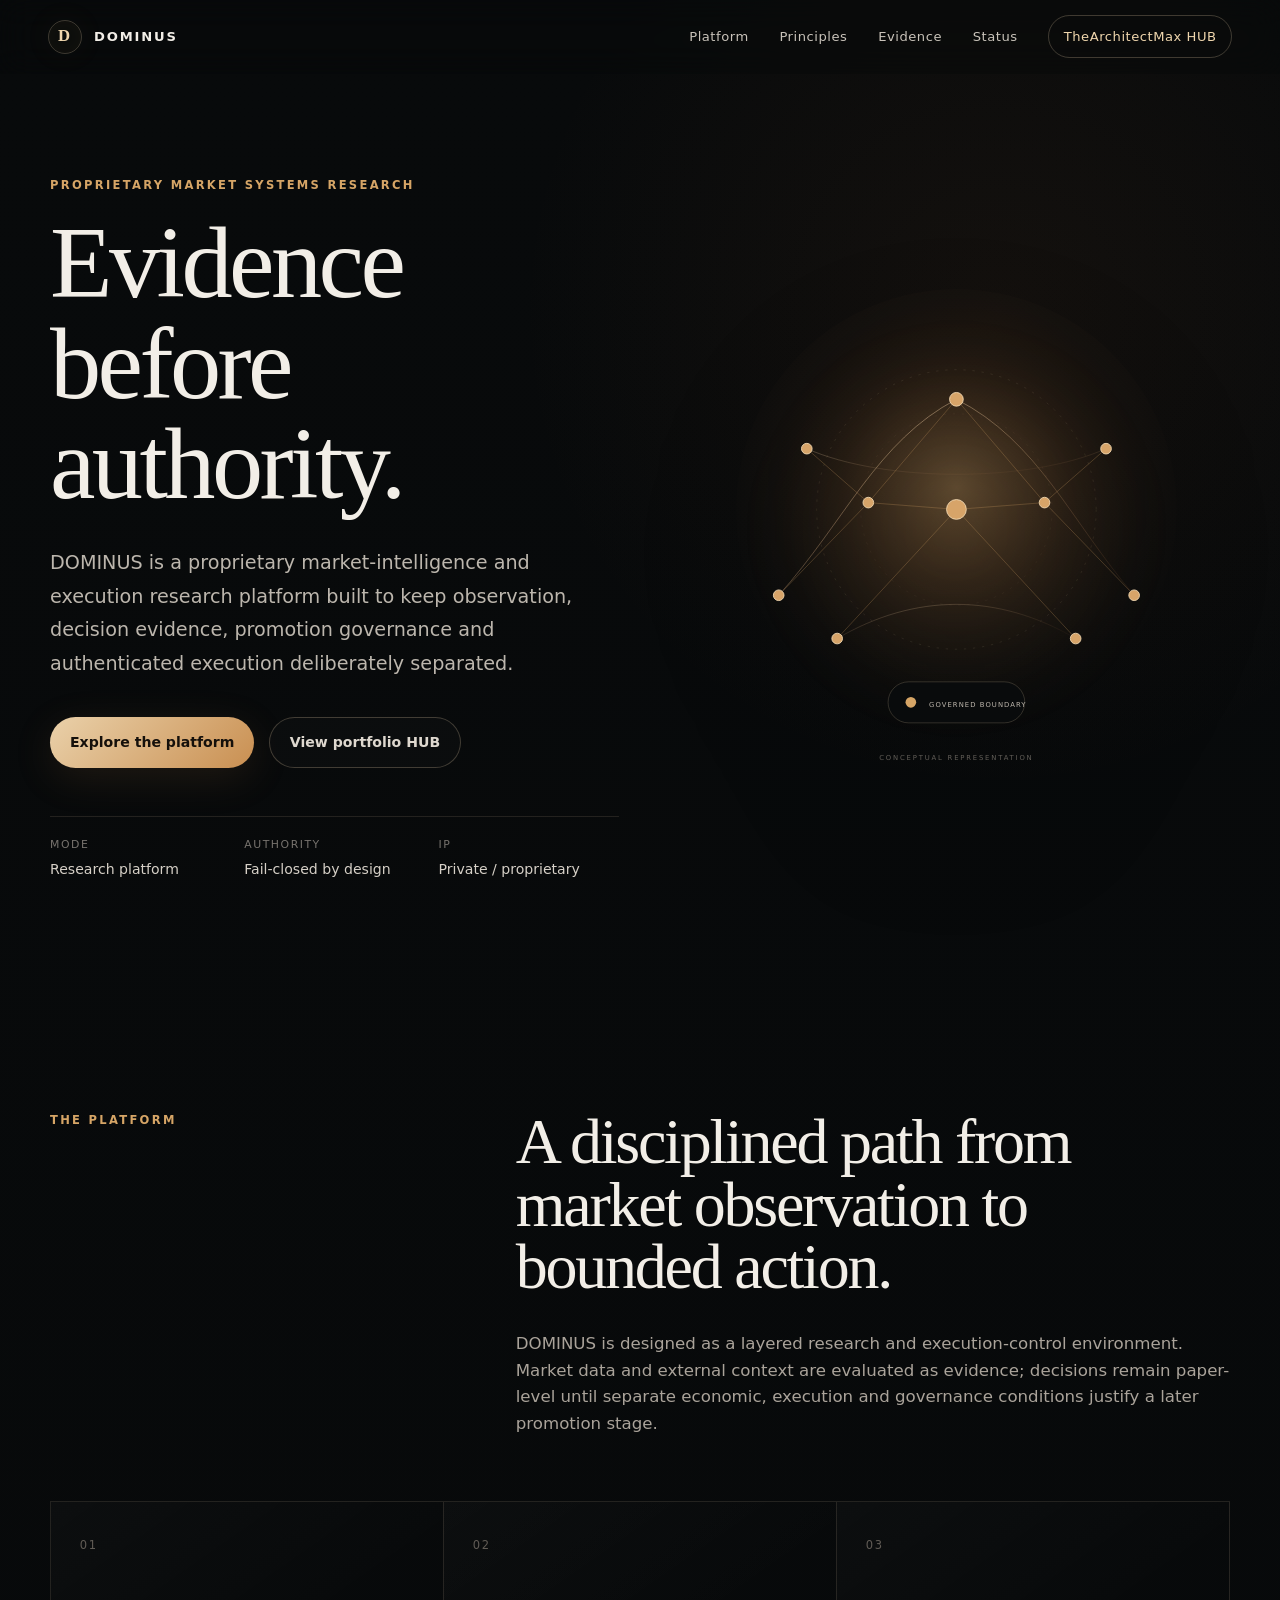
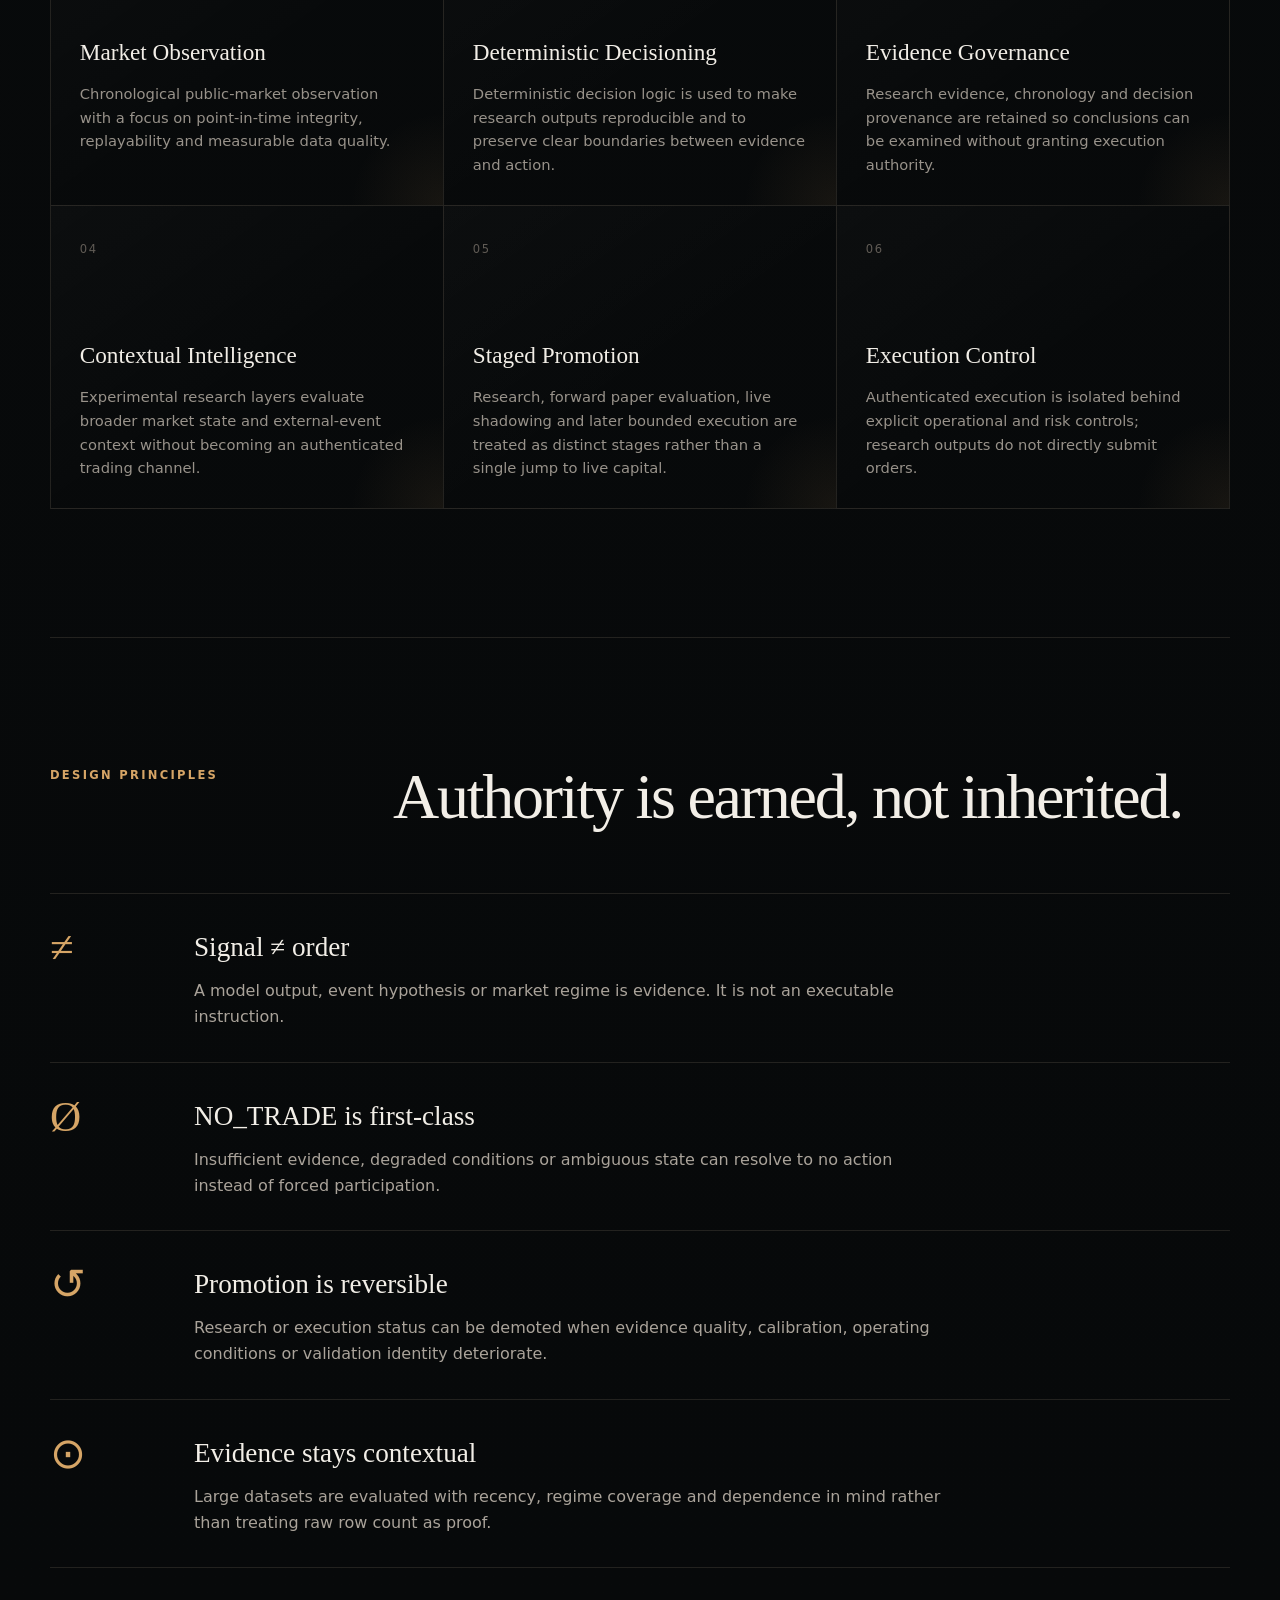
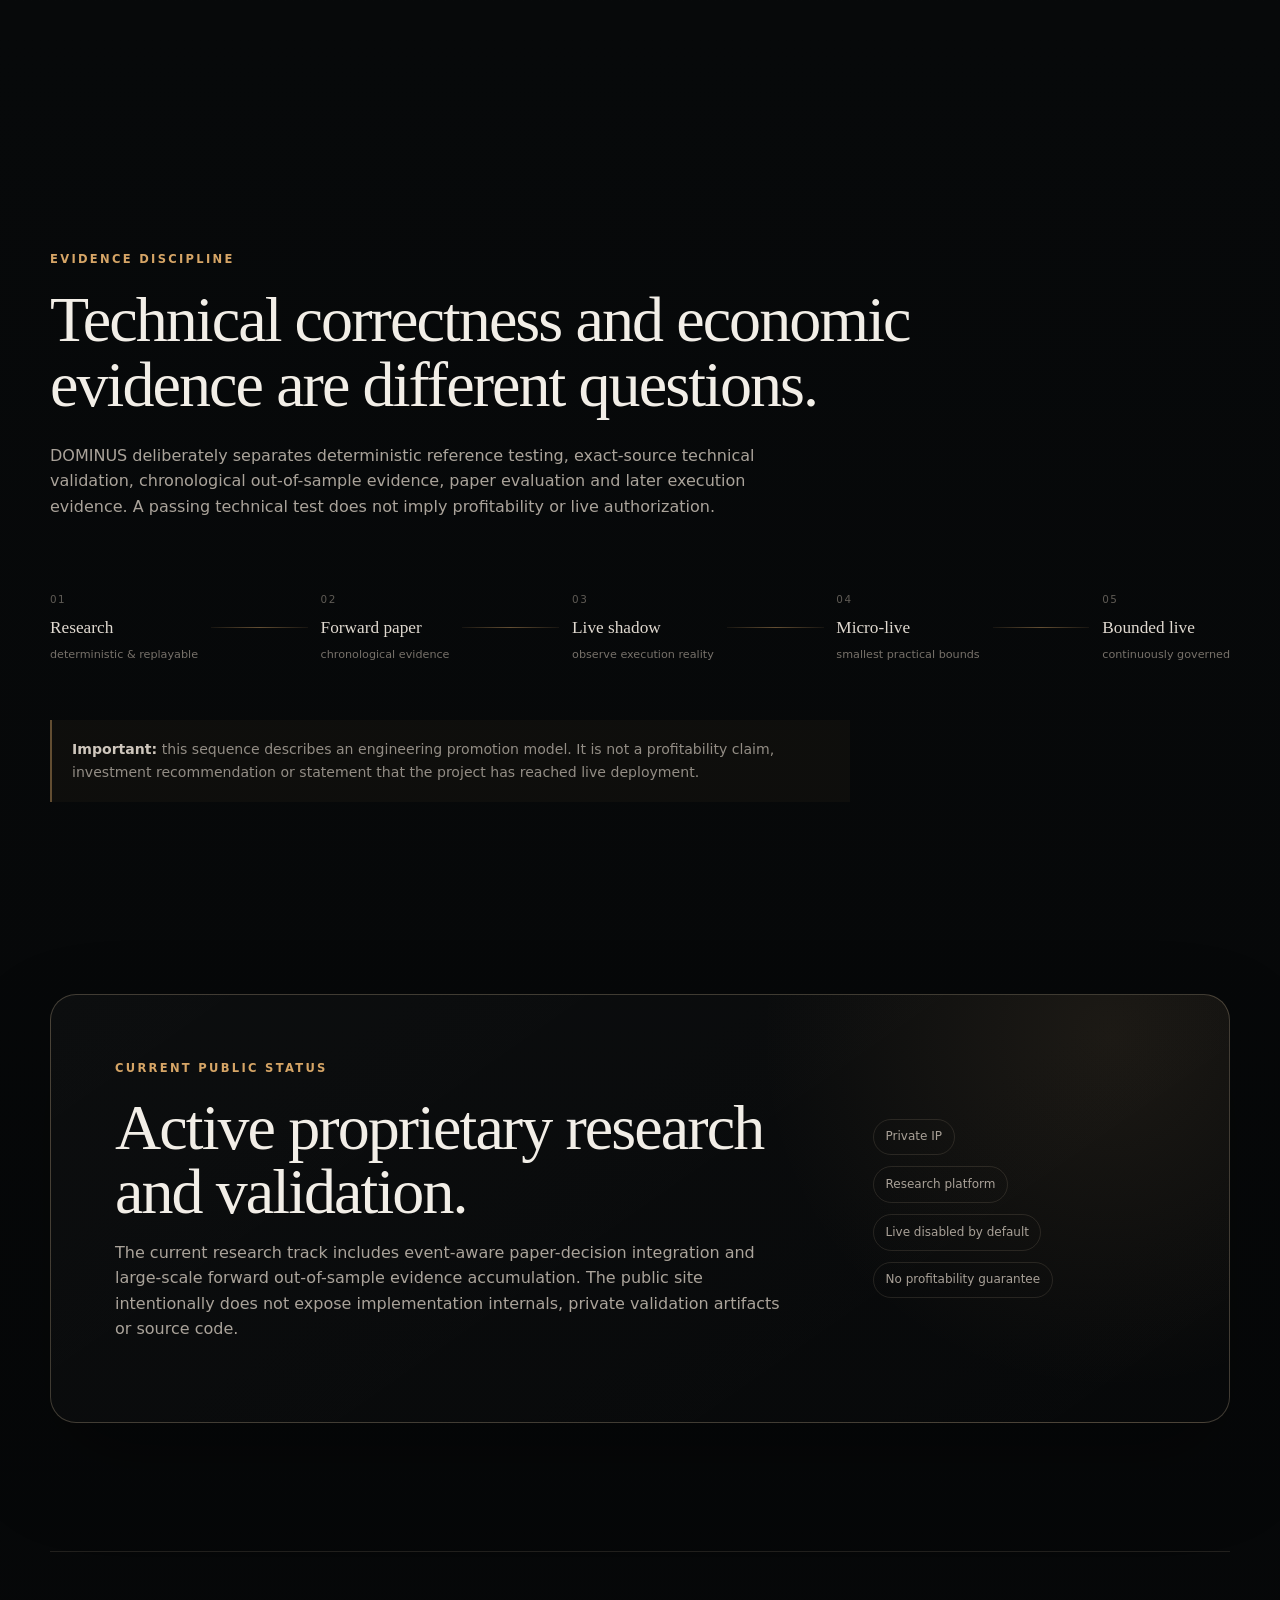
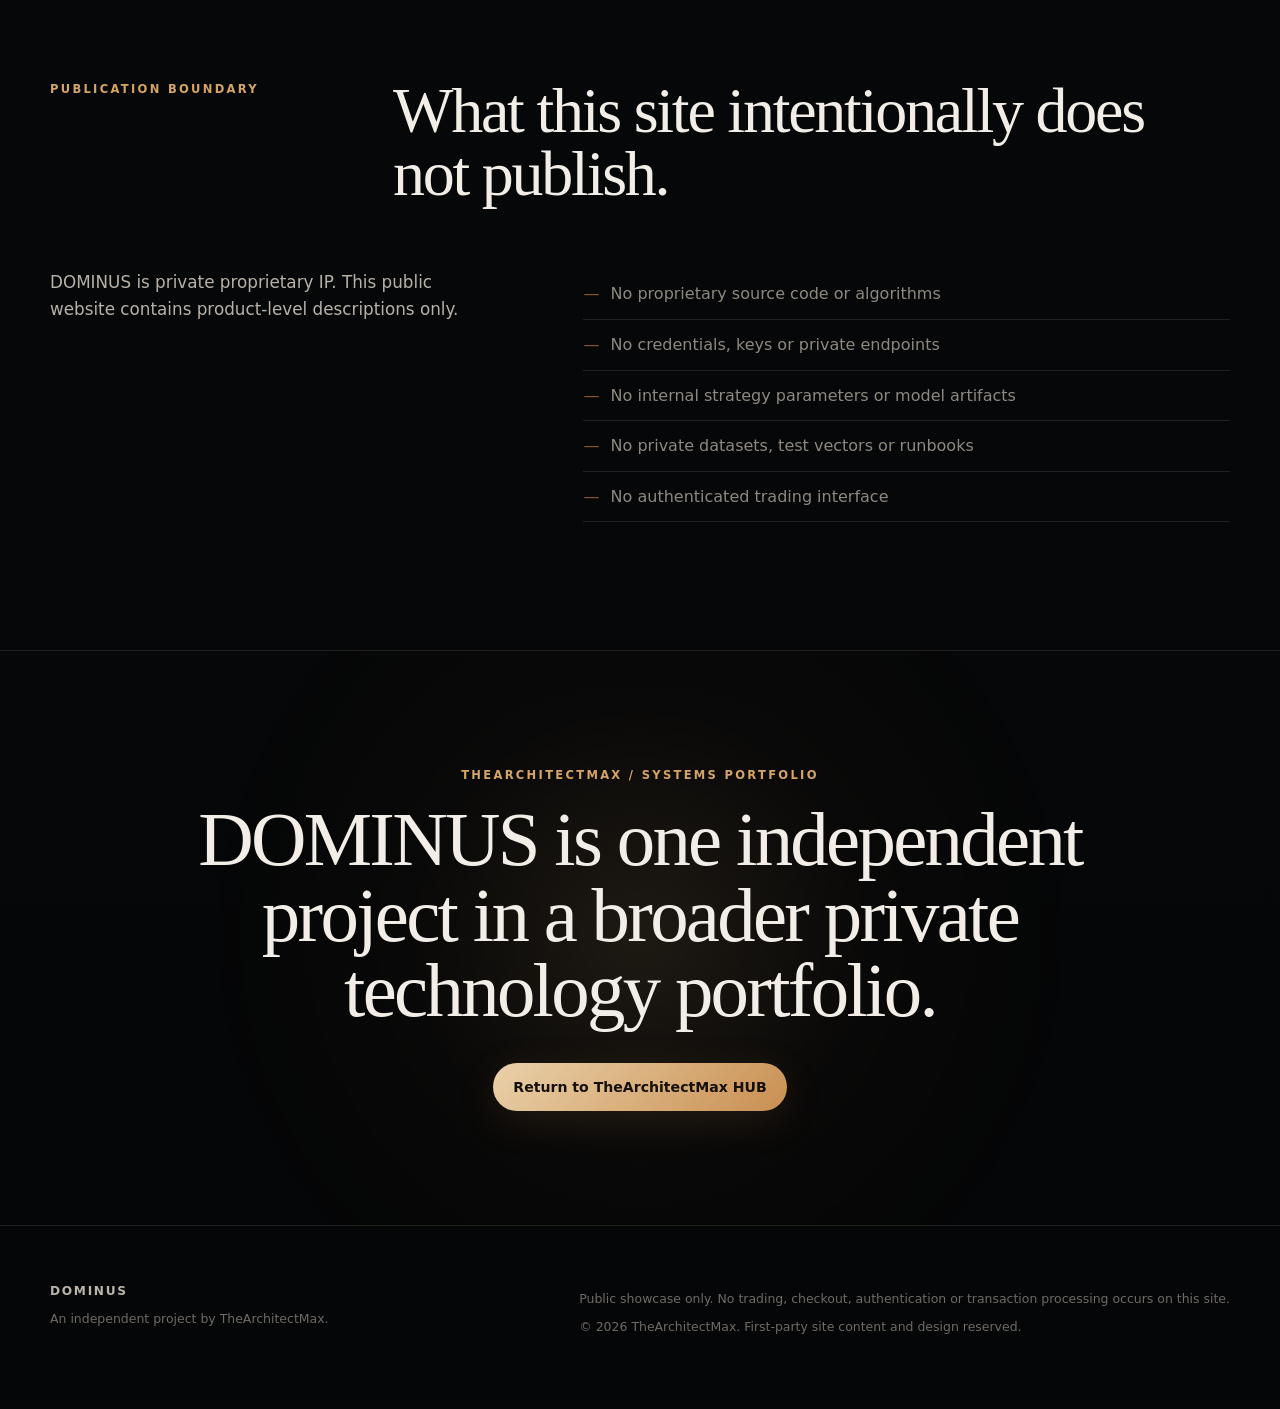
<file: index.html>
<!doctype html>
<html lang="en">
<head>
  <meta charset="utf-8">
  <meta name="viewport" content="width=device-width, initial-scale=1">
  <meta name="theme-color" content="#090b0d">
  <meta name="description" content="DOMINUS is a proprietary market-intelligence, evidence-governance and staged execution research platform designed around deterministic decisioning, chronological validation and fail-closed authority boundaries.">
  <meta name="author" content="TheArchitectMax">
  <meta property="og:type" content="website">
  <meta property="og:title" content="DOMINUS — Market Intelligence & Execution Research">
  <meta property="og:description" content="A proprietary research platform for evidence-governed market intelligence, deterministic decisioning and staged execution control.">
  <meta property="og:url" content="https://thearchitect-max.github.io/DOMINUS-Platform-Website/">
  <meta name="twitter:card" content="summary">
  <title>DOMINUS — Market Intelligence & Execution Research</title>
  <link rel="canonical" href="https://thearchitect-max.github.io/DOMINUS-Platform-Website/">
  <link rel="icon" href="./favicon.svg" type="image/svg+xml">
  <link rel="stylesheet" href="./styles.css">
</head>
<body>
  <a class="skip-link" href="#main">Skip to content</a>
  <div class="ambient ambient-one" aria-hidden="true"></div>
  <div class="ambient ambient-two" aria-hidden="true"></div>

  <header class="site-header" data-header>
    <a class="brand" href="#top" aria-label="DOMINUS home">
      <span class="brand-mark" aria-hidden="true">D</span>
      <span>DOMINUS</span>
    </a>
    <button class="nav-toggle" type="button" aria-expanded="false" aria-controls="site-nav" data-nav-toggle>
      <span class="sr-only">Toggle navigation</span>
      <span></span><span></span>
    </button>
    <nav class="site-nav" id="site-nav" aria-label="Primary navigation" data-nav>
      <a href="#platform">Platform</a>
      <a href="#principles">Principles</a>
      <a href="#evidence">Evidence</a>
      <a href="#status">Status</a>
      <a class="nav-hub" href="https://thearchitect-max.github.io/MyProjects/">TheArchitectMax HUB</a>
    </nav>
  </header>

  <main id="main">
    <section class="hero" id="top" aria-labelledby="hero-title">
      <div class="hero-copy reveal">
        <p class="eyebrow">PROPRIETARY MARKET SYSTEMS RESEARCH</p>
        <h1 id="hero-title">Evidence before authority.</h1>
        <p class="hero-lede">DOMINUS is a proprietary market-intelligence and execution research platform built to keep observation, decision evidence, promotion governance and authenticated execution deliberately separated.</p>
        <div class="hero-actions">
          <a class="button button-primary" href="#platform">Explore the platform</a>
          <a class="button button-ghost" href="https://thearchitect-max.github.io/MyProjects/">View portfolio HUB</a>
        </div>
        <dl class="hero-facts" aria-label="Project facts">
          <div><dt>Mode</dt><dd>Research platform</dd></div>
          <div><dt>Authority</dt><dd>Fail-closed by design</dd></div>
          <div><dt>IP</dt><dd>Private / proprietary</dd></div>
        </dl>
      </div>

      <div class="hero-visual reveal" aria-label="Conceptual representation of layered market evidence and gated execution">
        <svg class="lattice" viewBox="0 0 720 720" role="img" aria-labelledby="lattice-title lattice-desc">
          <title id="lattice-title">DOMINUS evidence lattice</title>
          <desc id="lattice-desc">A conceptual, non-technical visualization of market observations flowing through evidence and governance layers toward a gated execution boundary.</desc>
          <defs>
            <radialGradient id="halo" cx="50%" cy="45%" r="58%">
              <stop offset="0%" stop-color="#d6a566" stop-opacity=".34"/>
              <stop offset="45%" stop-color="#a56a36" stop-opacity=".12"/>
              <stop offset="100%" stop-color="#050607" stop-opacity="0"/>
            </radialGradient>
            <linearGradient id="line" x1="0" y1="0" x2="1" y2="1">
              <stop offset="0%" stop-color="#edd4ad" stop-opacity=".72"/>
              <stop offset="100%" stop-color="#8d562f" stop-opacity=".14"/>
            </linearGradient>
            <filter id="soft"><feGaussianBlur stdDeviation="12"/></filter>
          </defs>
          <circle cx="360" cy="335" r="290" fill="url(#halo)"/>
          <circle cx="360" cy="335" r="184" class="orbit orbit-a"/>
          <circle cx="360" cy="335" r="126" class="orbit orbit-b"/>
          <path d="M126 448 C214 350 255 245 360 190 C468 245 510 350 594 448" class="arc"/>
          <path d="M163 255 C265 300 456 300 557 255" class="arc faint"/>
          <path d="M203 505 C305 445 415 445 517 505" class="arc faint"/>
          <g class="nodes">
            <circle cx="126" cy="448" r="7"/><circle cx="163" cy="255" r="7"/>
            <circle cx="203" cy="505" r="7"/><circle cx="244" cy="326" r="7"/>
            <circle cx="360" cy="190" r="9"/><circle cx="360" cy="335" r="13"/>
            <circle cx="476" cy="326" r="7"/><circle cx="517" cy="505" r="7"/>
            <circle cx="557" cy="255" r="7"/><circle cx="594" cy="448" r="7"/>
          </g>
          <g class="connectors">
            <path d="M126 448 L244 326 L360 335 L476 326 L594 448"/>
            <path d="M163 255 L244 326 L360 190 L476 326 L557 255"/>
            <path d="M203 505 L360 335 L517 505"/>
          </g>
          <g class="gate" transform="translate(270 562)">
            <rect x="0" y="0" width="180" height="54" rx="27"/>
            <circle cx="30" cy="27" r="7"/>
            <text x="54" y="33">GOVERNED BOUNDARY</text>
          </g>
          <text class="visual-label" x="360" y="665" text-anchor="middle">CONCEPTUAL REPRESENTATION</text>
        </svg>
      </div>
    </section>

    <section class="section section-intro" id="platform" aria-labelledby="platform-title">
      <div class="section-heading reveal">
        <p class="eyebrow">THE PLATFORM</p>
        <h2 id="platform-title">A disciplined path from market observation to bounded action.</h2>
        <p>DOMINUS is designed as a layered research and execution-control environment. Market data and external context are evaluated as evidence; decisions remain paper-level until separate economic, execution and governance conditions justify a later promotion stage.</p>
      </div>

      <div class="capability-grid">
        <article class="capability reveal">
          <span class="index">01</span>
          <h3>Market Observation</h3>
          <p>Chronological public-market observation with a focus on point-in-time integrity, replayability and measurable data quality.</p>
        </article>
        <article class="capability reveal">
          <span class="index">02</span>
          <h3>Deterministic Decisioning</h3>
          <p>Deterministic decision logic is used to make research outputs reproducible and to preserve clear boundaries between evidence and action.</p>
        </article>
        <article class="capability reveal">
          <span class="index">03</span>
          <h3>Evidence Governance</h3>
          <p>Research evidence, chronology and decision provenance are retained so conclusions can be examined without granting execution authority.</p>
        </article>
        <article class="capability reveal">
          <span class="index">04</span>
          <h3>Contextual Intelligence</h3>
          <p>Experimental research layers evaluate broader market state and external-event context without becoming an authenticated trading channel.</p>
        </article>
        <article class="capability reveal">
          <span class="index">05</span>
          <h3>Staged Promotion</h3>
          <p>Research, forward paper evaluation, live shadowing and later bounded execution are treated as distinct stages rather than a single jump to live capital.</p>
        </article>
        <article class="capability reveal">
          <span class="index">06</span>
          <h3>Execution Control</h3>
          <p>Authenticated execution is isolated behind explicit operational and risk controls; research outputs do not directly submit orders.</p>
        </article>
      </div>
    </section>

    <section class="section principle-section" id="principles" aria-labelledby="principles-title">
      <div class="section-heading compact reveal">
        <p class="eyebrow">DESIGN PRINCIPLES</p>
        <h2 id="principles-title">Authority is earned, not inherited.</h2>
      </div>
      <div class="principle-list">
        <article class="principle reveal">
          <div class="principle-symbol" aria-hidden="true">≠</div>
          <div><h3>Signal ≠ order</h3><p>A model output, event hypothesis or market regime is evidence. It is not an executable instruction.</p></div>
        </article>
        <article class="principle reveal">
          <div class="principle-symbol" aria-hidden="true">Ø</div>
          <div><h3>NO_TRADE is first-class</h3><p>Insufficient evidence, degraded conditions or ambiguous state can resolve to no action instead of forced participation.</p></div>
        </article>
        <article class="principle reveal">
          <div class="principle-symbol" aria-hidden="true">↺</div>
          <div><h3>Promotion is reversible</h3><p>Research or execution status can be demoted when evidence quality, calibration, operating conditions or validation identity deteriorate.</p></div>
        </article>
        <article class="principle reveal">
          <div class="principle-symbol" aria-hidden="true">⊙</div>
          <div><h3>Evidence stays contextual</h3><p>Large datasets are evaluated with recency, regime coverage and dependence in mind rather than treating raw row count as proof.</p></div>
        </article>
      </div>
    </section>

    <section class="section evidence-section" id="evidence" aria-labelledby="evidence-title">
      <div class="evidence-copy reveal">
        <p class="eyebrow">EVIDENCE DISCIPLINE</p>
        <h2 id="evidence-title">Technical correctness and economic evidence are different questions.</h2>
        <p>DOMINUS deliberately separates deterministic reference testing, exact-source technical validation, chronological out-of-sample evidence, paper evaluation and later execution evidence. A passing technical test does not imply profitability or live authorization.</p>
      </div>
      <div class="promotion" role="img" aria-label="Research promotion path from observation through bounded live execution">
        <div class="promotion-step reveal"><span>01</span><strong>Research</strong><small>deterministic & replayable</small></div>
        <div class="promotion-line" aria-hidden="true"></div>
        <div class="promotion-step reveal"><span>02</span><strong>Forward paper</strong><small>chronological evidence</small></div>
        <div class="promotion-line" aria-hidden="true"></div>
        <div class="promotion-step reveal"><span>03</span><strong>Live shadow</strong><small>observe execution reality</small></div>
        <div class="promotion-line" aria-hidden="true"></div>
        <div class="promotion-step reveal"><span>04</span><strong>Micro-live</strong><small>smallest practical bounds</small></div>
        <div class="promotion-line" aria-hidden="true"></div>
        <div class="promotion-step reveal"><span>05</span><strong>Bounded live</strong><small>continuously governed</small></div>
      </div>
      <p class="evidence-note reveal"><strong>Important:</strong> this sequence describes an engineering promotion model. It is not a profitability claim, investment recommendation or statement that the project has reached live deployment.</p>
    </section>

    <section class="section status-section" id="status" aria-labelledby="status-title">
      <div class="status-card reveal">
        <div>
          <p class="eyebrow">CURRENT PUBLIC STATUS</p>
          <h2 id="status-title">Active proprietary research and validation.</h2>
          <p>The current research track includes event-aware paper-decision integration and large-scale forward out-of-sample evidence accumulation. The public site intentionally does not expose implementation internals, private validation artifacts or source code.</p>
        </div>
        <div class="status-tags" aria-label="Status labels">
          <span>Private IP</span>
          <span>Research platform</span>
          <span>Live disabled by default</span>
          <span>No profitability guarantee</span>
        </div>
      </div>
    </section>

    <section class="section disclosure" aria-labelledby="boundary-title">
      <div class="section-heading compact reveal">
        <p class="eyebrow">PUBLICATION BOUNDARY</p>
        <h2 id="boundary-title">What this site intentionally does not publish.</h2>
      </div>
      <div class="boundary-grid reveal">
        <p>DOMINUS is private proprietary IP. This public website contains product-level descriptions only.</p>
        <ul>
          <li>No proprietary source code or algorithms</li>
          <li>No credentials, keys or private endpoints</li>
          <li>No internal strategy parameters or model artifacts</li>
          <li>No private datasets, test vectors or runbooks</li>
          <li>No authenticated trading interface</li>
        </ul>
      </div>
    </section>

    <section class="closing" aria-labelledby="closing-title">
      <div class="closing-glow" aria-hidden="true"></div>
      <div class="closing-content reveal">
        <p class="eyebrow">THEARCHITECTMAX / SYSTEMS PORTFOLIO</p>
        <h2 id="closing-title">DOMINUS is one independent project in a broader private technology portfolio.</h2>
        <a class="button button-primary" href="https://thearchitect-max.github.io/MyProjects/">Return to TheArchitectMax HUB</a>
      </div>
    </section>
  </main>

  <footer class="site-footer">
    <div>
      <strong>DOMINUS</strong>
      <p>An independent project by TheArchitectMax.</p>
    </div>
    <div class="footer-meta">
      <p>Public showcase only. No trading, checkout, authentication or transaction processing occurs on this site.</p>
      <p>© <span data-year>2026</span> TheArchitectMax. First-party site content and design reserved.</p>
    </div>
  </footer>

  <script src="./script.js" defer></script>
</body>
</html>
</file>
<file: styles.css>
:root {
  color-scheme: dark;
  --bg: #07090a;
  --bg-soft: #0c0f12;
  --panel: rgba(20, 22, 24, 0.72);
  --panel-strong: rgba(24, 26, 28, 0.92);
  --line: rgba(239, 214, 176, 0.12);
  --line-strong: rgba(239, 214, 176, 0.24);
  --text: #f2eee7;
  --muted: #aaa39a;
  --accent: #d6a566;
  --accent-bright: #efd6ad;
  --accent-deep: #8b552f;
  --shadow: rgba(0, 0, 0, 0.52);
  --max: 1180px;
  --radius: 26px;
  --ease: cubic-bezier(.22,.61,.36,1);
}

* { box-sizing: border-box; }
html { scroll-behavior: smooth; background: var(--bg); }
body {
  margin: 0;
  min-width: 320px;
  background:
    radial-gradient(circle at 78% 5%, rgba(160, 94, 47, 0.08), transparent 30rem),
    linear-gradient(180deg, #080a0b 0%, #07090a 52%, #050607 100%);
  color: var(--text);
  font-family: Inter, ui-sans-serif, system-ui, -apple-system, BlinkMacSystemFont, "Segoe UI", sans-serif;
  line-height: 1.6;
  overflow-x: hidden;
}

a { color: inherit; }
button, a { -webkit-tap-highlight-color: transparent; }
img, svg { max-width: 100%; }
::selection { background: rgba(214,165,102,.3); color: #fff; }

.skip-link {
  position: fixed;
  left: 1rem;
  top: 1rem;
  z-index: 1000;
  padding: .75rem 1rem;
  background: var(--accent-bright);
  color: #111;
  border-radius: .5rem;
  transform: translateY(-180%);
  transition: transform .2s ease;
}
.skip-link:focus { transform: translateY(0); }
.sr-only {
  position: absolute;
  width: 1px;
  height: 1px;
  padding: 0;
  margin: -1px;
  overflow: hidden;
  clip: rect(0,0,0,0);
  white-space: nowrap;
  border: 0;
}

.ambient {
  position: fixed;
  pointer-events: none;
  z-index: -1;
  border-radius: 50%;
  filter: blur(120px);
  opacity: .22;
}
.ambient-one { width: 40rem; height: 40rem; right: -18rem; top: 20vh; background: #6b3d21; }
.ambient-two { width: 26rem; height: 26rem; left: -12rem; top: 62vh; background: #493526; opacity: .12; }

.site-header {
  position: sticky;
  top: 0;
  z-index: 100;
  width: 100%;
  min-height: 74px;
  display: flex;
  align-items: center;
  justify-content: space-between;
  padding: 0 clamp(1.1rem, 4vw, 3rem);
  border-bottom: 1px solid transparent;
  background: rgba(7,9,10,.36);
  backdrop-filter: blur(16px);
  transition: background .25s ease, border-color .25s ease;
}
.site-header.scrolled { background: rgba(7,9,10,.88); border-color: var(--line); }
.brand {
  display: inline-flex;
  align-items: center;
  gap: .75rem;
  text-decoration: none;
  font-weight: 760;
  letter-spacing: .14em;
  font-size: .82rem;
}
.brand-mark {
  display: grid;
  place-items: center;
  width: 34px;
  height: 34px;
  border: 1px solid var(--line-strong);
  border-radius: 50%;
  color: var(--accent-bright);
  font-family: Georgia, "Times New Roman", serif;
  font-size: 1.05rem;
  box-shadow: inset 0 0 24px rgba(214,165,102,.08), 0 0 34px rgba(214,165,102,.05);
}
.site-nav { display: flex; align-items: center; gap: clamp(1rem, 2.4vw, 2rem); }
.site-nav a {
  text-decoration: none;
  color: #c9c3ba;
  font-size: .82rem;
  letter-spacing: .04em;
  transition: color .2s ease;
}
.site-nav a:hover, .site-nav a:focus-visible { color: var(--text); }
.site-nav .nav-hub {
  padding: .6rem .9rem;
  border: 1px solid var(--line-strong);
  border-radius: 999px;
  color: var(--accent-bright);
}
.nav-toggle { display: none; }

.hero {
  width: min(var(--max), calc(100% - 2.2rem));
  margin: 0 auto;
  min-height: calc(100vh - 74px);
  display: grid;
  grid-template-columns: minmax(0, 1.02fr) minmax(420px, .98fr);
  gap: clamp(1rem, 5vw, 5rem);
  align-items: center;
  padding: clamp(4.5rem, 8vw, 8rem) 0;
}
.hero-copy { position: relative; z-index: 2; }
.eyebrow {
  margin: 0 0 1.15rem;
  color: var(--accent);
  font-size: .72rem;
  font-weight: 700;
  letter-spacing: .2em;
}
.hero h1, .section h2, .closing h2 {
  margin: 0;
  font-family: Georgia, "Times New Roman", serif;
  font-weight: 400;
  letter-spacing: -.035em;
  line-height: .98;
}
.hero h1 { max-width: 760px; font-size: clamp(3.65rem, 8vw, 7.75rem); }
.hero-lede {
  max-width: 700px;
  margin: 2rem 0 0;
  color: #bcb6ad;
  font-size: clamp(1rem, 1.5vw, 1.2rem);
  line-height: 1.75;
}
.hero-actions { display: flex; flex-wrap: wrap; gap: .9rem; margin-top: 2.3rem; }
.button {
  display: inline-flex;
  align-items: center;
  justify-content: center;
  min-height: 48px;
  padding: .8rem 1.25rem;
  border-radius: 999px;
  text-decoration: none;
  font-weight: 650;
  font-size: .88rem;
  transition: transform .2s var(--ease), background .2s ease, border-color .2s ease;
}
.button:hover { transform: translateY(-2px); }
.button:focus-visible, .site-nav a:focus-visible, .nav-toggle:focus-visible {
  outline: 2px solid var(--accent-bright);
  outline-offset: 4px;
}
.button-primary { background: linear-gradient(135deg, #ead1aa, #c98f51); color: #15100b; box-shadow: 0 10px 40px rgba(195,130,68,.13); }
.button-ghost { border: 1px solid var(--line-strong); color: #ded8cf; background: rgba(255,255,255,.015); }
.hero-facts {
  display: grid;
  grid-template-columns: repeat(3, minmax(0,1fr));
  gap: .85rem;
  max-width: 650px;
  margin: 3rem 0 0;
  padding: 1.2rem 0 0;
  border-top: 1px solid var(--line);
}
.hero-facts div { min-width: 0; }
.hero-facts dt { color: #77736e; font-size: .68rem; letter-spacing: .14em; text-transform: uppercase; }
.hero-facts dd { margin: .3rem 0 0; color: #d6d0c7; font-size: .88rem; }
.hero-visual { position: relative; min-width: 0; }
.hero-visual::before {
  content: "";
  position: absolute;
  inset: 14% 12%;
  background: radial-gradient(circle, rgba(214,165,102,.12), transparent 65%);
  filter: blur(30px);
}
.lattice { display: block; width: 100%; filter: drop-shadow(0 45px 80px rgba(0,0,0,.45)); }
.orbit { fill: none; stroke: rgba(239,214,176,.12); stroke-width: 1; stroke-dasharray: 3 9; }
.orbit-b { stroke-opacity: .5; }
.arc { fill: none; stroke: url(#line); stroke-width: 1.1; }
.arc.faint { opacity: .45; }
.nodes circle { fill: #d7a469; stroke: #f0d7b0; stroke-width: 1.2; }
.connectors path { fill: none; stroke: rgba(214,165,102,.34); stroke-width: 1; }
.gate rect { fill: rgba(10,12,13,.88); stroke: rgba(239,214,176,.24); }
.gate circle { fill: #d6a566; }
.gate text { fill: #bfb8ae; font-size: 9px; letter-spacing: 1.4px; font-family: ui-sans-serif, system-ui, sans-serif; }
.visual-label { fill: #625e58; font-size: 9px; letter-spacing: 2.4px; font-family: ui-sans-serif, system-ui, sans-serif; }

.section {
  width: min(var(--max), calc(100% - 2.2rem));
  margin: 0 auto;
  padding: clamp(5.5rem, 10vw, 9.5rem) 0;
}
.section-heading { display: grid; grid-template-columns: .72fr 1.28fr; gap: 2rem 5vw; align-items: end; margin-bottom: 4rem; }
.section-heading .eyebrow { align-self: start; }
.section-heading h2, .evidence-copy h2, .status-card h2 { font-size: clamp(2.55rem, 5vw, 5rem); }
.section-heading > p:last-child { grid-column: 2; margin: 0; max-width: 760px; color: var(--muted); font-size: 1.04rem; }
.section-heading.compact { grid-template-columns: .5fr 1.5fr; }
.section-heading.compact h2 { max-width: 820px; }

.capability-grid { display: grid; grid-template-columns: repeat(3, 1fr); border-top: 1px solid var(--line); border-left: 1px solid var(--line); }
.capability {
  min-height: 270px;
  padding: 1.8rem;
  border-right: 1px solid var(--line);
  border-bottom: 1px solid var(--line);
  background: linear-gradient(145deg, rgba(255,255,255,.018), transparent 56%);
  position: relative;
  overflow: hidden;
}
.capability::after {
  content: "";
  position: absolute;
  right: -6rem;
  bottom: -6rem;
  width: 12rem;
  height: 12rem;
  border-radius: 50%;
  background: radial-gradient(circle, rgba(214,165,102,.08), transparent 68%);
}
.capability .index { color: #605b55; font-size: .72rem; letter-spacing: .15em; }
.capability h3 { margin: 4.8rem 0 .7rem; font-family: Georgia, "Times New Roman", serif; font-size: 1.45rem; font-weight: 400; }
.capability p { margin: 0; color: #98928a; font-size: .92rem; }

.principle-section { border-top: 1px solid var(--line); }
.principle-list { border-top: 1px solid var(--line); }
.principle {
  display: grid;
  grid-template-columns: 120px minmax(0,1fr);
  gap: 1.5rem;
  align-items: start;
  padding: 2rem 0;
  border-bottom: 1px solid var(--line);
}
.principle-symbol { color: var(--accent); font-family: Georgia, "Times New Roman", serif; font-size: 2.7rem; line-height: 1; }
.principle h3 { margin: 0; font-family: Georgia, "Times New Roman", serif; font-size: 1.7rem; font-weight: 400; }
.principle p { max-width: 760px; margin: .55rem 0 0; color: var(--muted); }

.evidence-section {
  position: relative;
  padding-top: clamp(7rem, 12vw, 11rem);
}
.evidence-section::before {
  content: "";
  position: absolute;
  inset: 5rem -30vw auto;
  height: 32rem;
  background: radial-gradient(ellipse at center, rgba(139,85,47,.09), transparent 68%);
  z-index: -1;
}
.evidence-copy { max-width: 920px; }
.evidence-copy h2 { margin: 0; font-family: Georgia, "Times New Roman", serif; font-weight: 400; line-height: 1.02; letter-spacing: -.03em; }
.evidence-copy > p:last-child { max-width: 760px; color: var(--muted); margin: 1.6rem 0 0; }
.promotion { margin-top: 4.5rem; display: grid; grid-template-columns: auto 1fr auto 1fr auto 1fr auto 1fr auto; align-items: center; gap: .8rem; }
.promotion-step { min-width: 125px; }
.promotion-step span { display: block; color: #5f5b55; font-size: .65rem; letter-spacing: .14em; }
.promotion-step strong { display: block; margin-top: .4rem; color: #e0d9d0; font-family: Georgia, "Times New Roman", serif; font-weight: 400; font-size: 1.08rem; }
.promotion-step small { display: block; margin-top: .25rem; color: #77716a; font-size: .7rem; }
.promotion-line { height: 1px; background: linear-gradient(90deg, rgba(214,165,102,.08), rgba(214,165,102,.45), rgba(214,165,102,.08)); }
.evidence-note { max-width: 800px; margin: 3.5rem 0 0; padding: 1.15rem 1.25rem; border-left: 2px solid rgba(214,165,102,.42); background: rgba(214,165,102,.035); color: #938d85; font-size: .88rem; }
.evidence-note strong { color: #cfc7bd; }

.status-section { padding-top: 4rem; }
.status-card {
  display: grid;
  grid-template-columns: 1.4fr .6fr;
  gap: clamp(2rem, 6vw, 6rem);
  padding: clamp(2rem, 5vw, 4.2rem);
  border: 1px solid var(--line-strong);
  border-radius: var(--radius);
  background:
    radial-gradient(circle at 90% 10%, rgba(214,165,102,.09), transparent 22rem),
    linear-gradient(145deg, rgba(255,255,255,.028), rgba(255,255,255,.006));
  box-shadow: 0 40px 90px rgba(0,0,0,.26);
}
.status-card h2 { margin: 0; font-family: Georgia, "Times New Roman", serif; font-weight: 400; line-height: 1; letter-spacing: -.03em; }
.status-card p:not(.eyebrow) { max-width: 730px; color: var(--muted); }
.status-tags { display: flex; flex-direction: column; align-items: flex-start; justify-content: center; gap: .7rem; }
.status-tags span { padding: .48rem .72rem; border: 1px solid var(--line); border-radius: 999px; color: #a9a198; font-size: .75rem; }

.disclosure { border-top: 1px solid var(--line); }
.boundary-grid { display: grid; grid-template-columns: .8fr 1.2fr; gap: 3rem 8vw; }
.boundary-grid p { margin: 0; color: #b8b1a8; font-size: 1.05rem; }
.boundary-grid ul { margin: 0; padding: 0; list-style: none; }
.boundary-grid li { padding: .75rem 0; border-bottom: 1px solid var(--line); color: #8e8880; }
.boundary-grid li::before { content: "—"; margin-right: .7rem; color: var(--accent-deep); }

.closing {
  position: relative;
  min-height: 64vh;
  display: grid;
  place-items: center;
  overflow: hidden;
  border-top: 1px solid var(--line);
  border-bottom: 1px solid var(--line);
  text-align: center;
  padding: 6rem 1.1rem;
}
.closing-glow {
  position: absolute;
  width: min(72vw, 900px);
  height: min(72vw, 900px);
  border-radius: 50%;
  background: radial-gradient(circle, rgba(214,165,102,.12), rgba(139,85,47,.035) 36%, transparent 68%);
  filter: blur(12px);
}
.closing-content { position: relative; max-width: 950px; }
.closing h2 { font-size: clamp(2.8rem, 6vw, 5.7rem); }
.closing .button { margin-top: 2.2rem; }

.site-footer {
  width: min(var(--max), calc(100% - 2.2rem));
  margin: 0 auto;
  display: grid;
  grid-template-columns: .65fr 1.35fr;
  gap: 3rem;
  padding: 3.4rem 0 4.5rem;
  color: #6f6a64;
  font-size: .78rem;
}
.site-footer strong { color: #bcb4aa; letter-spacing: .14em; font-size: .76rem; }
.site-footer p { margin: .5rem 0 0; }
.footer-meta { max-width: 760px; justify-self: end; }

.reveal { opacity: 0; transform: translateY(22px); transition: opacity .7s var(--ease), transform .7s var(--ease); }
.reveal.visible { opacity: 1; transform: none; }

@media (max-width: 980px) {
  .hero { grid-template-columns: 1fr; min-height: auto; }
  .hero-copy { padding-top: 2rem; }
  .hero-visual { max-width: 680px; justify-self: center; margin-top: -2rem; }
  .capability-grid { grid-template-columns: repeat(2, 1fr); }
  .section-heading, .section-heading.compact { grid-template-columns: 1fr; }
  .section-heading > p:last-child { grid-column: 1; }
  .promotion { grid-template-columns: 1fr; gap: 0; }
  .promotion-step { padding: 1rem 0 1rem 1.3rem; border-left: 1px solid rgba(214,165,102,.28); }
  .promotion-line { display: none; }
}

@media (max-width: 760px) {
  .site-header { min-height: 66px; }
  .nav-toggle {
    display: grid;
    gap: 5px;
    width: 42px;
    height: 42px;
    place-content: center;
    border: 1px solid var(--line);
    border-radius: 50%;
    background: transparent;
    color: white;
    cursor: pointer;
  }
  .nav-toggle span:not(.sr-only) { display: block; width: 16px; height: 1px; background: #cbc3b9; }
  .site-nav {
    position: absolute;
    top: 66px;
    left: 0;
    right: 0;
    display: none;
    flex-direction: column;
    align-items: stretch;
    gap: 0;
    padding: .75rem 1.1rem 1.2rem;
    background: rgba(7,9,10,.97);
    border-bottom: 1px solid var(--line);
  }
  .site-nav.open { display: flex; }
  .site-nav a { padding: .85rem .2rem; border-bottom: 1px solid var(--line); }
  .site-nav .nav-hub { margin-top: .65rem; text-align: center; border-bottom: 1px solid var(--line-strong); }
  .hero { width: min(100% - 1.4rem, var(--max)); padding-top: 4rem; }
  .hero h1 { font-size: clamp(3.15rem, 15vw, 5.4rem); }
  .hero-facts { grid-template-columns: 1fr; gap: 1rem; }
  .section { width: min(100% - 1.4rem, var(--max)); }
  .capability-grid { grid-template-columns: 1fr; }
  .capability { min-height: 220px; }
  .capability h3 { margin-top: 3.6rem; }
  .principle { grid-template-columns: 64px minmax(0,1fr); }
  .status-card { grid-template-columns: 1fr; }
  .boundary-grid { grid-template-columns: 1fr; }
  .site-footer { width: min(100% - 1.4rem, var(--max)); grid-template-columns: 1fr; }
  .footer-meta { justify-self: start; }
}

@media (prefers-reduced-motion: reduce) {
  html { scroll-behavior: auto; }
  *, *::before, *::after { animation-duration: .01ms !important; animation-iteration-count: 1 !important; transition-duration: .01ms !important; }
  .reveal { opacity: 1; transform: none; }
}
</file>
